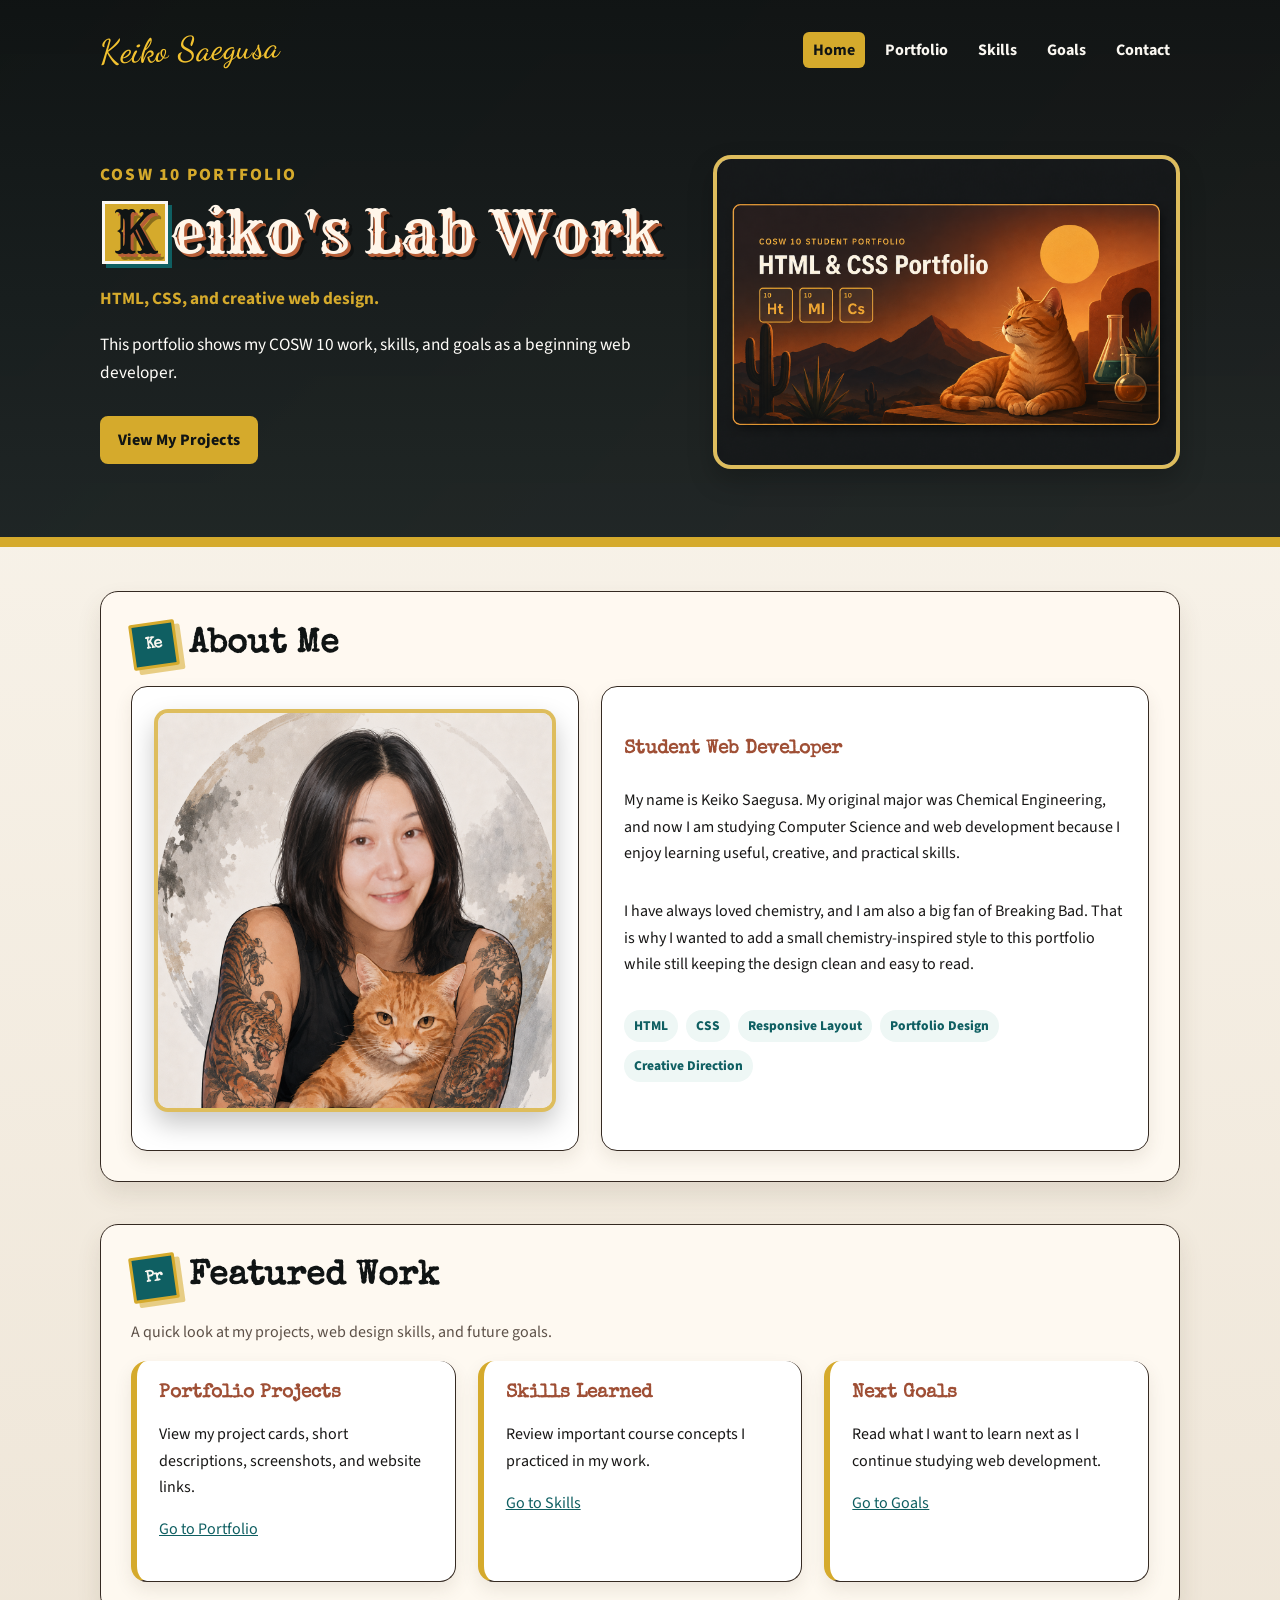
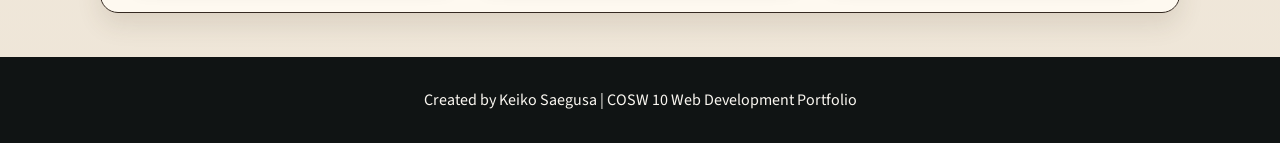
<file: index.html>
<!DOCTYPE html>
<html lang="en">
<head>
  <meta charset="UTF-8">
  <meta name="viewport" content="width=device-width, initial-scale=1.0">
  <title>Keiko Saegusa | COSW 10 Portfolio</title>

  <link rel="preconnect" href="https://fonts.googleapis.com">
  <link rel="preconnect" href="https://fonts.gstatic.com" crossorigin>
  <link rel="icon" href="data:image/svg+xml,<svg xmlns=%22http://www.w3.org/2000/svg%22 viewBox=%220 0 100 100%22><text x=%2250%22 y=%2278%22 text-anchor=%22middle%22 font-size=%2275%22>⚛️</text></svg>">
  <link href="https://fonts.googleapis.com/css2?family=Dancing+Script:wght@500;600&family=Rye&family=Special+Elite&family=Source+Sans+3:wght@400;500;600;700&display=swap" rel="stylesheet">
  <link rel="stylesheet" href="style.css">
</head>

<body>
  <header>
    <nav>
      <p class="site-title">Keiko Saegusa</p>

      <ul>
        <li><a href="index.html" class="active">Home</a></li>
        <li><a href="portfolio.html">Portfolio</a></li>
        <li><a href="skills.html">Skills</a></li>
        <li><a href="goals.html">Goals</a></li>
        <li><a href="contact.html">Contact</a></li>
      </ul>
    </nav>

    <section class="hero">
      <div>
        <p class="eyebrow">COSW 10 Portfolio</p>

        <h1><span class="chem-symbol">K</span>eiko's Lab Work</h1>

        <p class="tagline">HTML, CSS, and creative web design.</p>

        <p>
          This portfolio shows my COSW 10 work, skills, and goals as a beginning web developer.
        </p>

        <div class="button-row">
          <a href="portfolio.html" class="button">View My Projects</a>
        </div>
      </div>

      <img
        src="hero-portfolio.png"
        alt="Portfolio preview with desert colors"
        class="hero-image"
      >
    </section>
  </header>

  <main>
    <section class="content-section">
      <div class="element-title">
        <span class="element-box">Ke</span>
        <h2>About Me</h2>
      </div>

      <div class="two-cards">
        <article class="card image-card">
          <img
            src="about-me.png"
            alt="Portrait-style image representing Keiko with a cat"
            class="profile-image"
          >
        </article>

        <article class="card">
          <h3>Student Web Developer</h3>

          <p>
            My name is Keiko Saegusa. My original major was Chemical Engineering,
            and now I am studying Computer Science and web development because I
            enjoy learning useful, creative, and practical skills.
          </p>

          <p>
            I have always loved chemistry, and I am also a big fan of Breaking Bad.
            That is why I wanted to add a small chemistry-inspired style to this
            portfolio while still keeping the design clean and easy to read.
          </p>

          <ul class="tag-list">
            <li>HTML</li>
            <li>CSS</li>
            <li>Responsive Layout</li>
            <li>Portfolio Design</li>
            <li>Creative Direction</li>
          </ul>
        </article>
      </div>
    </section>

    <section class="content-section">
      <div class="element-title">
        <span class="element-box">Pr</span>
        <h2>Featured Work</h2>
      </div>

      <p class="section-intro">
        A quick look at my projects, web design skills, and future goals.
      </p>

      <div class="cards">
        <article class="card mini-card">
          <h3>Portfolio Projects</h3>
          <p>View my project cards, short descriptions, screenshots, and website links.</p>
          <p><a href="portfolio.html">Go to Portfolio</a></p>
        </article>

        <article class="card mini-card">
          <h3>Skills Learned</h3>
          <p>Review important course concepts I practiced in my work.</p>
          <p><a href="skills.html">Go to Skills</a></p>
        </article>

        <article class="card mini-card">
          <h3>Next Goals</h3>
          <p>Read what I want to learn next as I continue studying web development.</p>
          <p><a href="goals.html">Go to Goals</a></p>
        </article>
      </div>
    </section>
  </main>

  <footer>
    <p>Created by Keiko Saegusa | COSW 10 Web Development Portfolio</p>
  </footer>
</body>
</html>
</file>
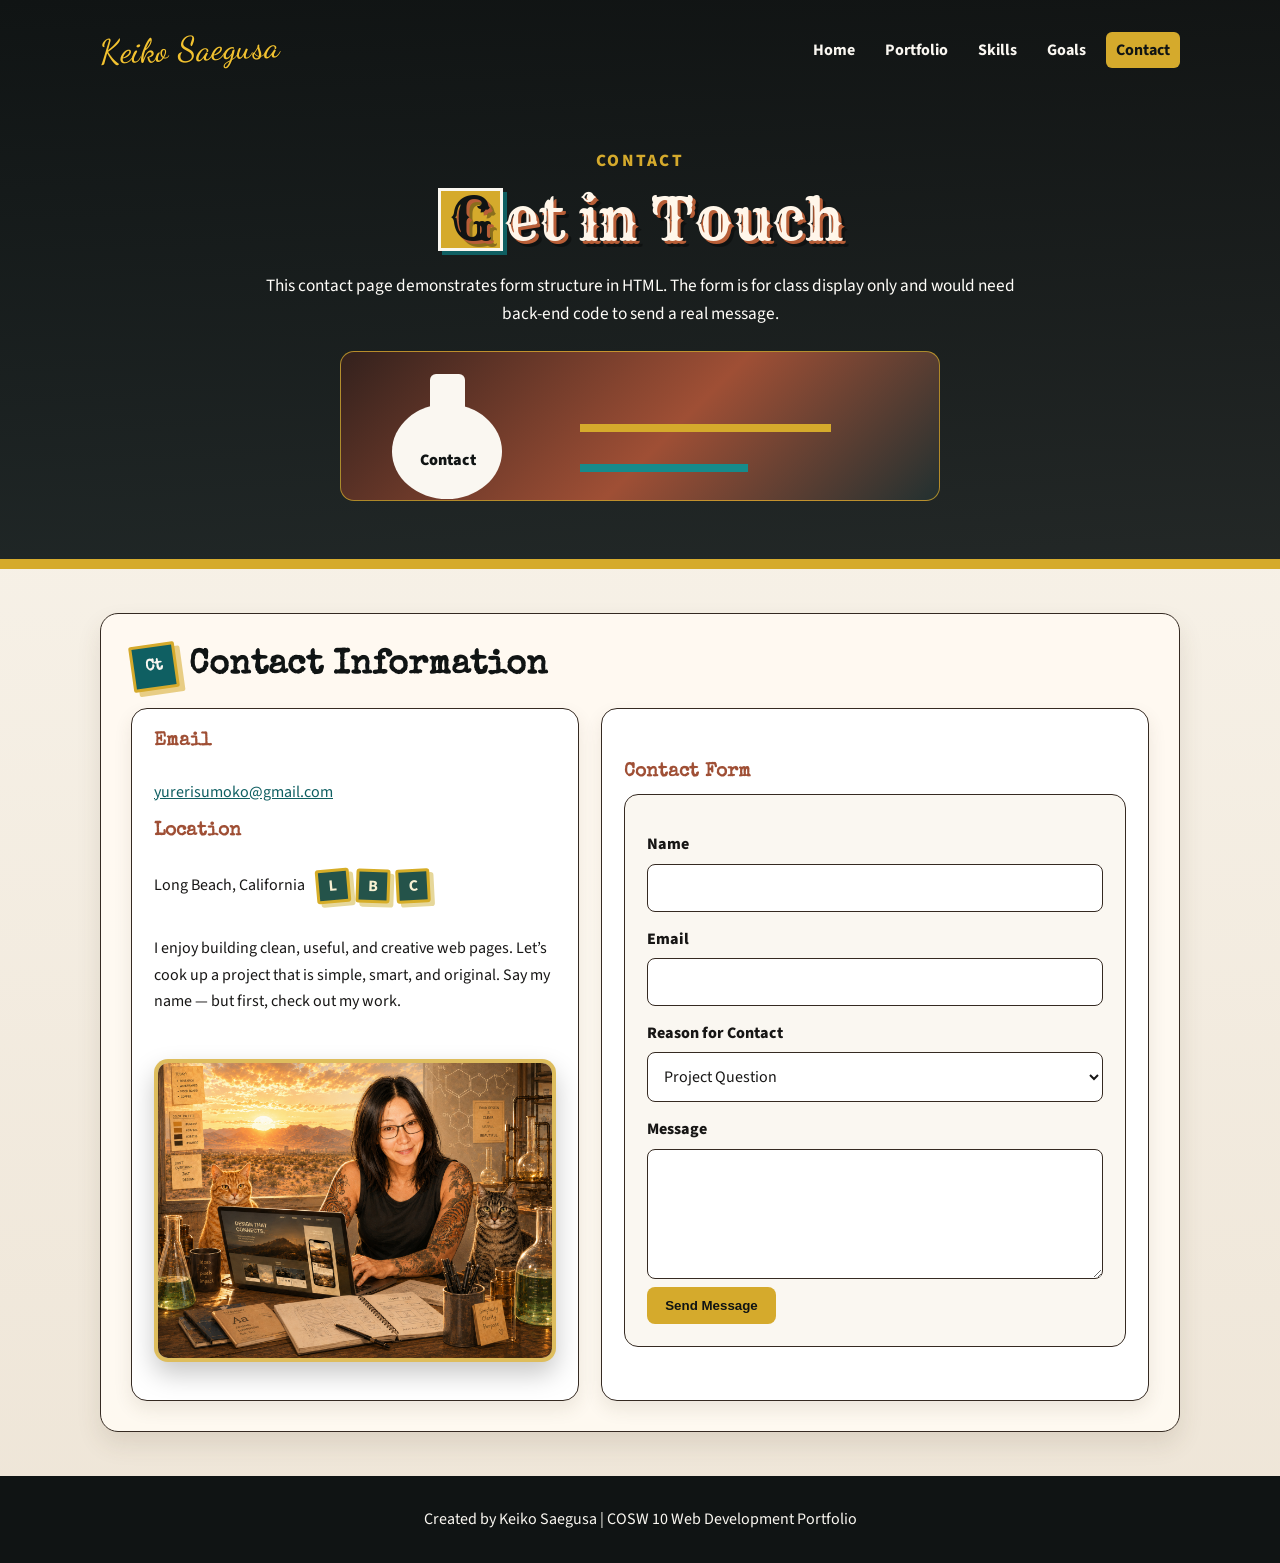
<file: contact.html>
<!DOCTYPE html>
<html lang="en">
<head>
  <meta charset="UTF-8">
  <meta name="viewport" content="width=device-width, initial-scale=1.0">
  <title>Contact | Keiko Saegusa</title>

  <link rel="preconnect" href="https://fonts.googleapis.com">
  <link rel="preconnect" href="https://fonts.gstatic.com" crossorigin>
  <link rel="icon" href="data:image/svg+xml,<svg xmlns=%22http://www.w3.org/2000/svg%22 viewBox=%220 0 100 100%22><text x=%2250%22 y=%2278%22 text-anchor=%22middle%22 font-size=%2275%22>⚛️</text></svg>">
  <link href="https://fonts.googleapis.com/css2?family=Dancing+Script:wght@500;600&family=Rye&family=Special+Elite&family=Source+Sans+3:wght@400;500;600;700&display=swap" rel="stylesheet">
  <link rel="stylesheet" href="style.css">
</head>

<body>
  <header class="page-header">
    <nav>
      <p class="site-title">Keiko Saegusa</p>

      <ul>
        <li><a href="index.html">Home</a></li>
        <li><a href="portfolio.html">Portfolio</a></li>
        <li><a href="skills.html">Skills</a></li>
        <li><a href="goals.html">Goals</a></li>
        <li><a href="contact.html" class="active">Contact</a></li>
      </ul>
    </nav>

    <section class="sub-hero">
      <p class="eyebrow">Contact</p>

      <h1><span class="chem-symbol">G</span>et in Touch</h1>

      <p>
        This contact page demonstrates form structure in HTML. The form is for class display only
        and would need back-end code to send a real message.
      </p>

      <div class="wide-visual contact-visual" role="img" aria-label="Contact page preview with desert inspired design">
        <div class="round-flask">
          <span class="round-flask-neck"></span>
          <span class="round-flask-body"></span>
          <span class="round-flask-text">Contact</span>
        </div>

        <span class="mail-line"></span>
        <span class="mail-line short"></span>
      </div>
    </section>
  </header>

  <main>
    <section class="content-section">
      <div class="element-title">
        <span class="element-box">Ct</span>
        <h2>Contact Information</h2>
      </div>

      <div class="two-cards">
        <article class="card">
          <h3>Email</h3>

          <p>
            <a href="mailto:yurerisumoko@gmail.com">yurerisumoko@gmail.com</a>
          </p>

          <h3>Location</h3>

          <p>
            Long Beach, California
            <span class="bb-location">
              <span class="bb-box">L</span>
              <span class="bb-box">B</span>
              <span class="bb-box">C</span>
            </span>
          </p>

          <p>
            I enjoy building clean, useful, and creative web pages.
            Let’s cook up a project that is simple, smart, and original.
            Say my name — but first, check out my work.
          </p>

          <div class="mari-cactus-area">
            <img
              src="portfolio-preview.jpg"
              alt="Gray tabby cat Mari-chan sitting beside a cactus"
              class="mari-cactus-image"
            >
          </div>
        </article>

        <article class="card">
          <h3>Contact Form</h3>

          <form action="#" method="post">
            <label for="name">Name</label>
            <input type="text" id="name" name="name" required>

            <label for="email">Email</label>
            <input type="email" id="email" name="email" required>

            <label for="reason">Reason for Contact</label>
            <select id="reason" name="reason">
              <option value="project">Project Question</option>
              <option value="portfolio">Portfolio Feedback</option>
              <option value="other">Other</option>
            </select>

            <label for="message">Message</label>
            <textarea id="message" name="message" required></textarea>

            <button type="submit" class="button form-button">Send Message</button>
          </form>
        </article>
      </div>
    </section>
  </main>

  <footer>
    <p>Created by Keiko Saegusa | COSW 10 Web Development Portfolio</p>
  </footer>
</body>
</html>
</file>
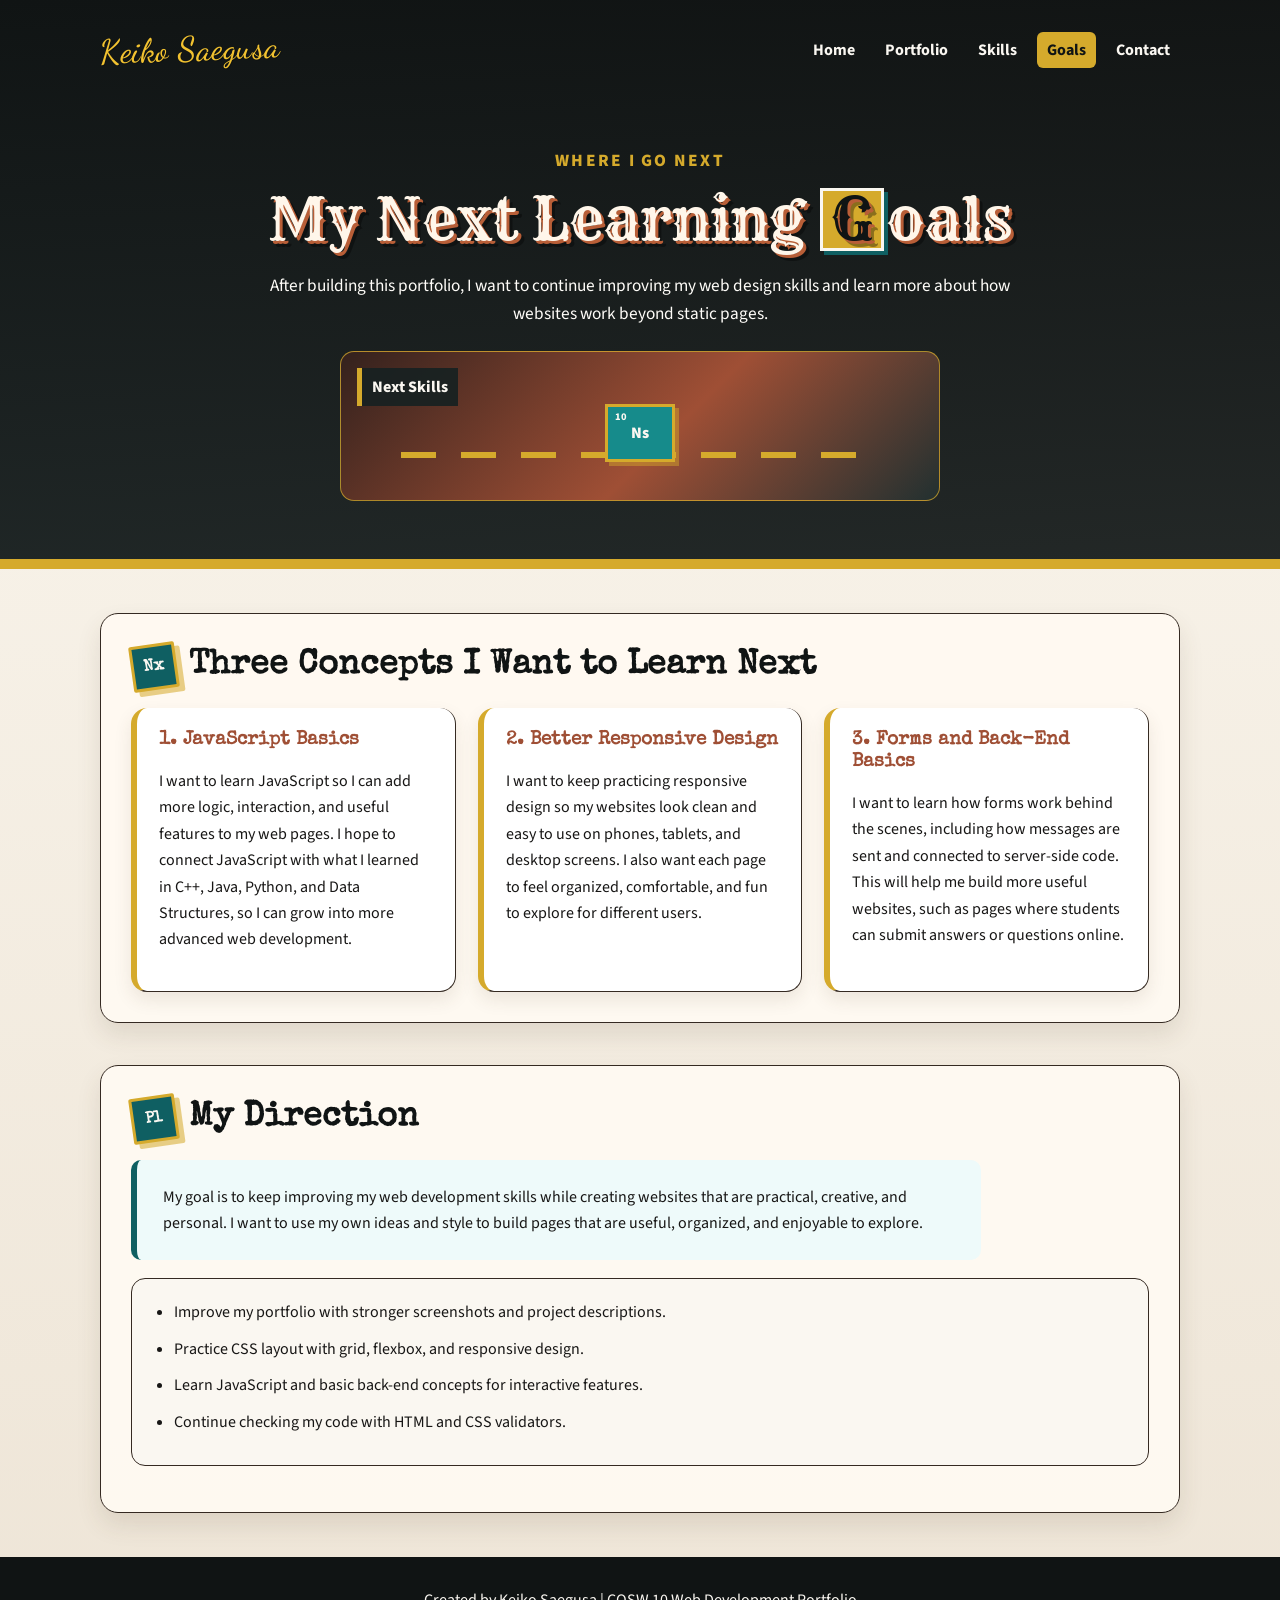
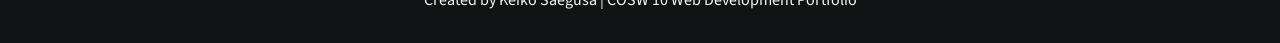
<file: goals.html>
<!DOCTYPE html>
<html lang="en">
<head>
  <meta charset="UTF-8">
  <meta name="viewport" content="width=device-width, initial-scale=1.0">
  <title>Next Goals | Keiko Saegusa</title>

  <link rel="preconnect" href="https://fonts.googleapis.com">
  <link rel="preconnect" href="https://fonts.gstatic.com" crossorigin>
  <link rel="icon" href="data:image/svg+xml,<svg xmlns=%22http://www.w3.org/2000/svg%22 viewBox=%220 0 100 100%22><text x=%2250%22 y=%2278%22 text-anchor=%22middle%22 font-size=%2275%22>⚛️</text></svg>">
  <link href="https://fonts.googleapis.com/css2?family=Dancing+Script:wght@500;600&family=Rye&family=Special+Elite&family=Source+Sans+3:wght@400;500;600;700&display=swap" rel="stylesheet">
  <link rel="stylesheet" href="style.css">
</head>

<body>
  <header class="page-header">
    <nav>
      <p class="site-title">Keiko Saegusa</p>

      <ul>
        <li><a href="index.html">Home</a></li>
        <li><a href="portfolio.html">Portfolio</a></li>
        <li><a href="skills.html">Skills</a></li>
        <li><a href="goals.html" class="active">Goals</a></li>
        <li><a href="contact.html">Contact</a></li>
      </ul>
    </nav>

    <section class="sub-hero">
      <p class="eyebrow">Where I Go Next</p>

      <h1>My Next Learning <span class="chem-symbol">G</span>oals</h1>

      <p>
        After building this portfolio, I want to continue improving my web design skills
        and learn more about how websites work beyond static pages.
      </p>

      <div class="wide-visual goals-visual" role="img" aria-label="Desert road representing future learning goals">
        <span class="road-line"></span>
        <span class="goal-label">Next Skills</span>

        <span class="goal-periodic-box">
          <span class="goal-periodic-number">10</span>
          <span class="goal-periodic-symbol">Ns</span>
        </span>
      </div>
    </section>
  </header>

  <main>
    <section class="content-section">
      <div class="element-title">
        <span class="element-box">Nx</span>
        <h2>Three Concepts I Want to Learn Next</h2>
      </div>

      <div class="cards">
        <article class="card mini-card">
          <h3>1. JavaScript Basics</h3>

          <p>
            I want to learn JavaScript so I can add more logic, interaction,
            and useful features to my web pages. I hope to connect JavaScript
            with what I learned in C++, Java, Python, and Data Structures, so I
            can grow into more advanced web development.
          </p>
        </article>

        <article class="card mini-card">
          <h3>2. Better Responsive Design</h3>

          <p>
            I want to keep practicing responsive design so my websites look clean
            and easy to use on phones, tablets, and desktop screens. I also want
            each page to feel organized, comfortable, and fun to explore for different users.
          </p>
        </article>

        <article class="card mini-card">
          <h3>3. Forms and Back-End Basics</h3>

          <p>
            I want to learn how forms work behind the scenes, including how messages
            are sent and connected to server-side code. This will help me build more
            useful websites, such as pages where students can submit answers or questions online.
          </p>
        </article>
      </div>
    </section>

    <section class="content-section">
  <div class="element-title">
    <span class="element-box">Pl</span>
    <h2>My Direction</h2>
  </div>

  <p class="section-intro direction-box">
    My goal is to keep improving my web development skills while creating websites
    that are practical, creative, and personal. I want to use my own ideas and style
    to build pages that are useful, organized, and enjoyable to explore.
  </p>

  <ul class="content-list">
    <li>Improve my portfolio with stronger screenshots and project descriptions.</li>
    <li>Practice CSS layout with grid, flexbox, and responsive design.</li>
    <li>Learn JavaScript and basic back-end concepts for interactive features.</li>
    <li>Continue checking my code with HTML and CSS validators.</li>
  </ul>
</section>
  </main>

  <footer>
    <p>Created by Keiko Saegusa | COSW 10 Web Development Portfolio</p>
  </footer>
</body>
</html>
</file>
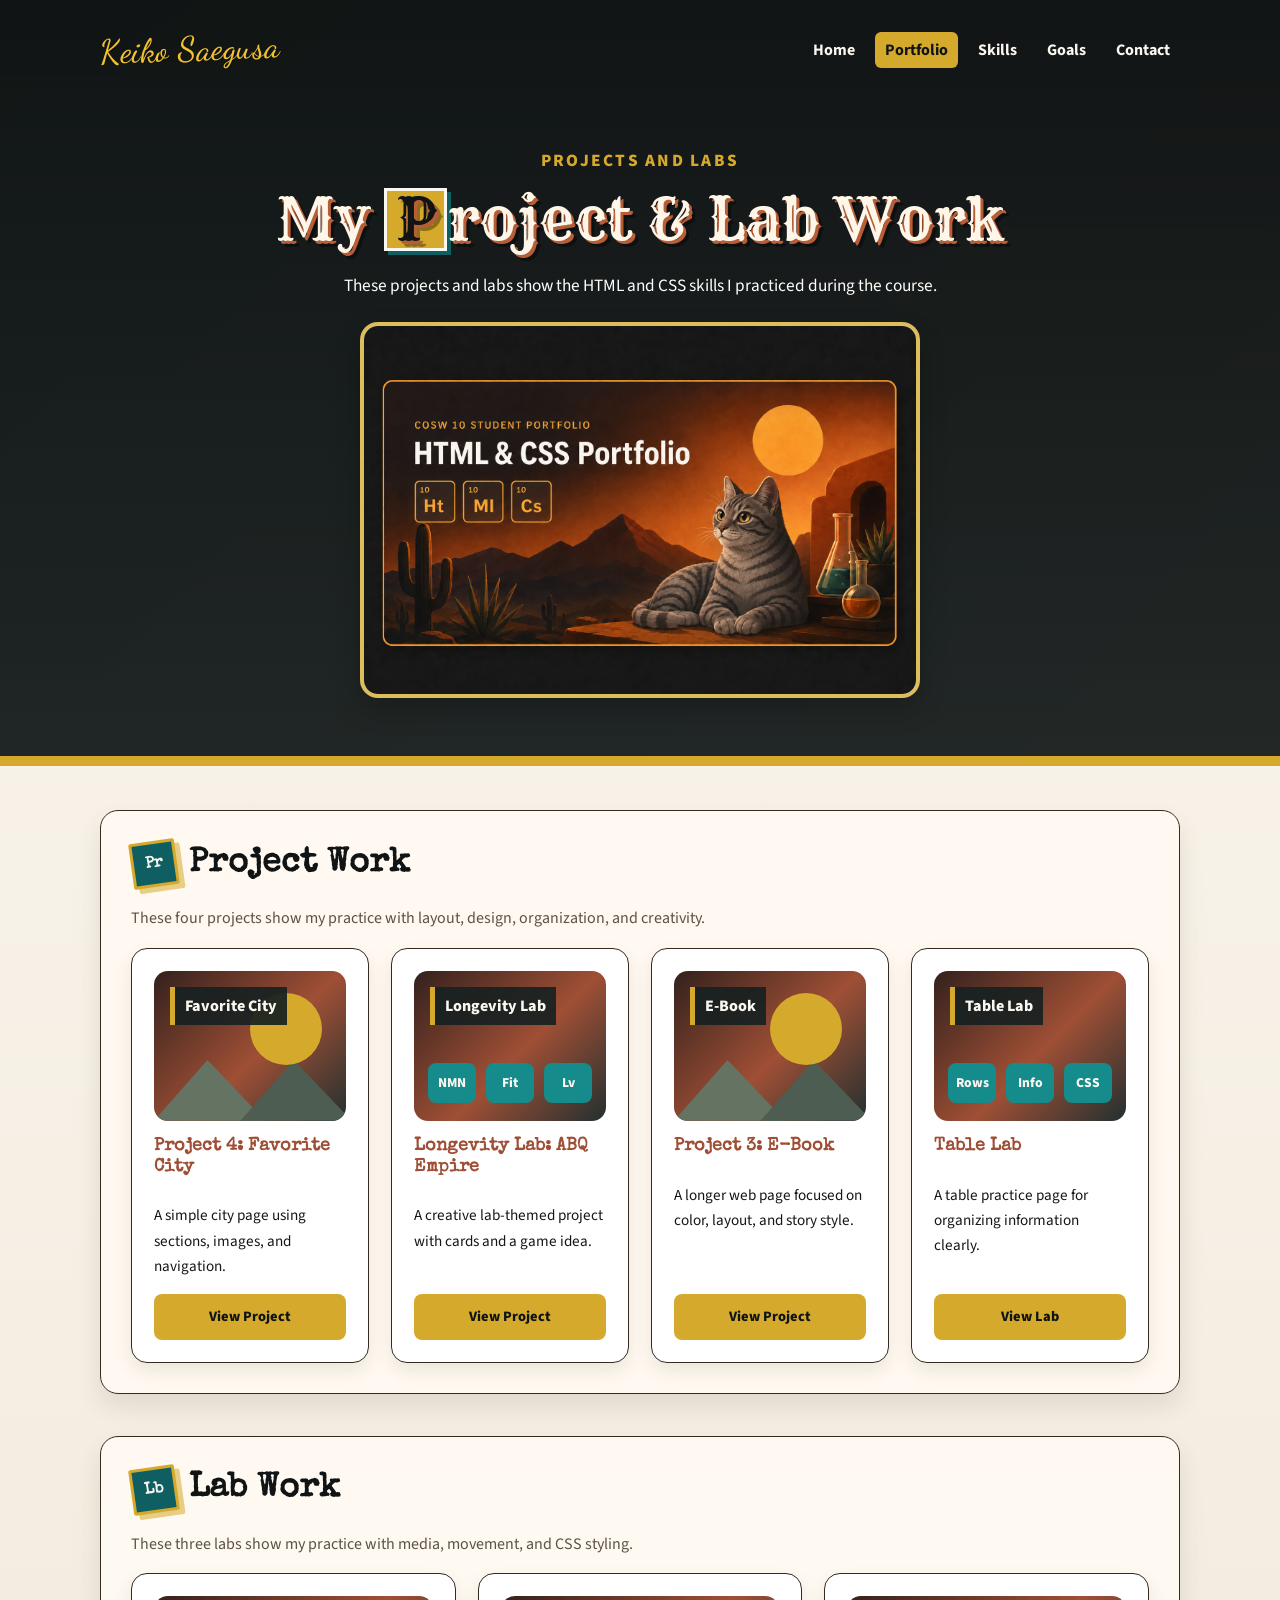
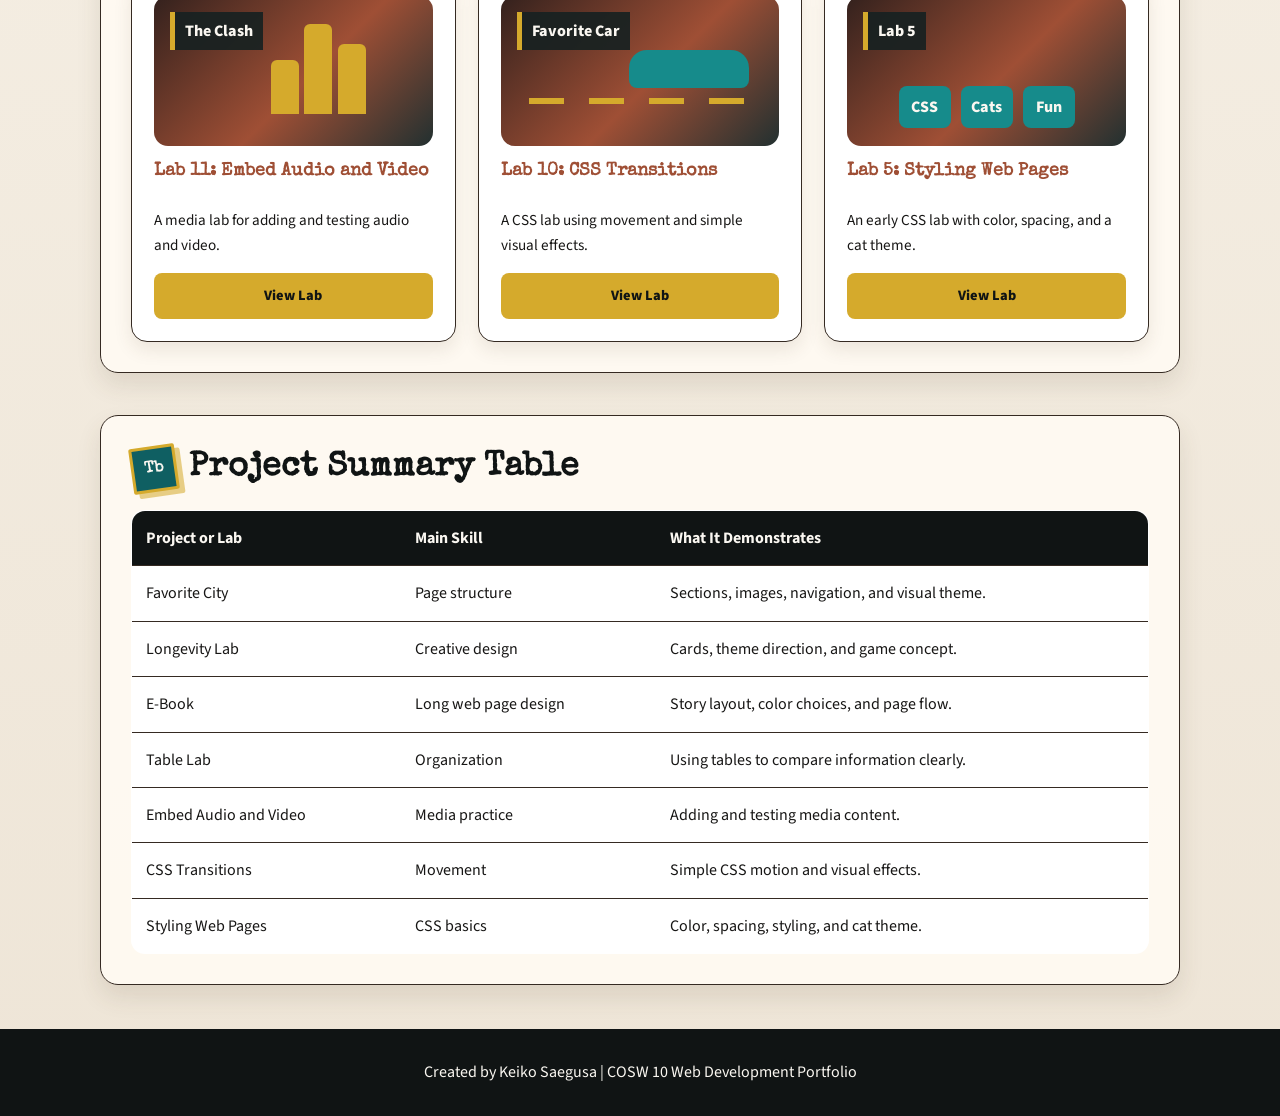
<file: portfolio.html>
<!DOCTYPE html>
<html lang="en">
<head>
  <meta charset="UTF-8">
  <meta name="viewport" content="width=device-width, initial-scale=1.0">
  <title>Portfolio Projects | Keiko Saegusa</title>

  <link rel="preconnect" href="https://fonts.googleapis.com">
  <link rel="preconnect" href="https://fonts.gstatic.com" crossorigin>
  <link rel="icon" href="data:image/svg+xml,<svg xmlns=%22http://www.w3.org/2000/svg%22 viewBox=%220 0 100 100%22><text x=%2250%22 y=%2278%22 text-anchor=%22middle%22 font-size=%2275%22>⚛️</text></svg>">
  <link href="https://fonts.googleapis.com/css2?family=Dancing+Script:wght@500;600&family=Rye&family=Special+Elite&family=Source+Sans+3:wght@400;500;600;700&display=swap" rel="stylesheet">
  <link rel="stylesheet" href="style.css">
</head>

<body>
  <header class="page-header">
    <nav>
      <p class="site-title">Keiko Saegusa</p>

      <ul>
        <li><a href="index.html">Home</a></li>
        <li><a href="portfolio.html" class="active">Portfolio</a></li>
        <li><a href="skills.html">Skills</a></li>
        <li><a href="goals.html">Goals</a></li>
        <li><a href="contact.html">Contact</a></li>
      </ul>
    </nav>

    <section class="sub-hero">
      <p class="eyebrow">Projects and Labs</p>

      <h1>My <span class="chem-symbol">P</span>roject & Lab Work</h1>

      <p>
        These projects and labs show the HTML and CSS skills I practiced during the course.
      </p>

      <img
        src="hero-portfolio.2.png"
        alt="Portfolio project preview image"
        class="wide-image"
      >
    </section>
  </header>

  <main>
    <section class="content-section">
      <div class="element-title">
        <span class="element-box">Pr</span>
        <h2>Project Work</h2>
      </div>

      <p class="section-intro">
        These four projects show my practice with layout, design, organization, and creativity.
      </p>

      <div class="project-row four-columns">
        <article class="project-card">
          <div class="project-visual city-visual" role="img" aria-label="Favorite City project visual">
            <span class="visual-label">Favorite City</span>
            <span class="visual-shape mountain-one"></span>
            <span class="visual-shape mountain-two"></span>
            <span class="visual-shape sun"></span>
          </div>

          <h3>Project 4: Favorite City</h3>

          <p>
            A simple city page using sections, images, and navigation.
          </p>

          <a
            href="https://iruneko.github.io/project5/"
            class="project-link"
            target="_blank"
            rel="noopener"
          >
            View Project
          </a>
        </article>

        <article class="project-card">
          <div class="project-visual lab-visual" role="img" aria-label="Longevity Lab project visual">
            <span class="visual-label">Longevity Lab</span>
            <span class="lab-card">NMN</span>
            <span class="lab-card">Fit</span>
            <span class="lab-card">Lv</span>
          </div>

          <h3>Longevity Lab: ABQ Empire</h3>

          <p>
            A creative lab-themed project with cards and a game idea.
          </p>

          <a
            href="https://iruneko.github.io/LongevityLab_ABQ/"
            class="project-link"
            target="_blank"
            rel="noopener"
          >
            View Project
          </a>
        </article>

        <article class="project-card">
          <div class="project-visual city-visual" role="img" aria-label="E-Book project visual">
            <span class="visual-label">E-Book</span>
            <span class="visual-shape mountain-one"></span>
            <span class="visual-shape mountain-two"></span>
            <span class="visual-shape sun"></span>
          </div>

          <h3>Project 3: E-Book</h3>

          <p>
            A longer web page focused on color, layout, and story style.
          </p>

          <a
            href="https://iruneko.github.io/Alice/"
            class="project-link"
            target="_blank"
            rel="noopener"
          >
            View Project
          </a>
        </article>

        <article class="project-card">
          <div class="project-visual lab-visual" role="img" aria-label="Table Lab project visual">
            <span class="visual-label">Table Lab</span>
            <span class="lab-card">Rows</span>
            <span class="lab-card">Info</span>
            <span class="lab-card">CSS</span>
          </div>

          <h3>Table Lab</h3>

          <p>
            A table practice page for organizing information clearly.
          </p>

          <a
            href="https://iruneko.github.io/lab9/"
            class="project-link"
            target="_blank"
            rel="noopener"
          >
            View Lab
          </a>
        </article>
      </div>
    </section>

    <section class="content-section">
      <div class="element-title">
        <span class="element-box">Lb</span>
        <h2>Lab Work</h2>
      </div>

      <p class="section-intro">
        These three labs show my practice with media, movement, and CSS styling.
      </p>

      <div class="project-row three-columns">
        <article class="project-card">
          <div class="project-visual music-visual" role="img" aria-label="Music lab visual">
            <span class="visual-label">The Clash</span>
            <span class="sound-bar bar-one"></span>
            <span class="sound-bar bar-two"></span>
            <span class="sound-bar bar-three"></span>
          </div>

          <h3>Lab 11: Embed Audio and Video</h3>

          <p>
            A media lab for adding and testing audio and video.
          </p>

          <a
            href="https://iruneko.github.io/TheClash/"
            class="project-link"
            target="_blank"
            rel="noopener"
          >
            View Lab
          </a>
        </article>

        <article class="project-card">
          <div class="project-visual car-visual" role="img" aria-label="Car lab visual">
            <span class="visual-label">Favorite Car</span>
            <span class="road-line"></span>
            <span class="car-body"></span>
          </div>

          <h3>Lab 10: CSS Transitions</h3>

          <p>
            A CSS lab using movement and simple visual effects.
          </p>

          <a
            href="https://iruneko.github.io/Cars/"
            class="project-link"
            target="_blank"
            rel="noopener"
          >
            View Lab
          </a>
        </article>

        <article class="project-card">
          <div class="project-visual lab-visual" role="img" aria-label="Lab 5 cats and CSS visual">
            <span class="visual-label">Lab 5</span>
            <span class="lab-card">CSS</span>
            <span class="lab-card">Cats</span>
            <span class="lab-card">Fun</span>
          </div>

          <h3>Lab 5: Styling Web Pages</h3>

          <p>
            An early CSS lab with color, spacing, and a cat theme.
          </p>

          <a
            href="https://iruneko.github.io/Lovely-Cats/"
            class="project-link"
            target="_blank"
            rel="noopener"
          >
            View Lab
          </a>
        </article>
      </div>
    </section>

    <section class="content-section">
      <div class="element-title">
        <span class="element-box">Tb</span>
        <h2>Project Summary Table</h2>
      </div>

      <table>
        <thead>
          <tr>
            <th>Project or Lab</th>
            <th>Main Skill</th>
            <th>What It Demonstrates</th>
          </tr>
        </thead>

        <tbody>
          <tr>
            <td>Favorite City</td>
            <td>Page structure</td>
            <td>Sections, images, navigation, and visual theme.</td>
          </tr>

          <tr>
            <td>Longevity Lab</td>
            <td>Creative design</td>
            <td>Cards, theme direction, and game concept.</td>
          </tr>

          <tr>
            <td>E-Book</td>
            <td>Long web page design</td>
            <td>Story layout, color choices, and page flow.</td>
          </tr>

          <tr>
            <td>Table Lab</td>
            <td>Organization</td>
            <td>Using tables to compare information clearly.</td>
          </tr>

          <tr>
            <td>Embed Audio and Video</td>
            <td>Media practice</td>
            <td>Adding and testing media content.</td>
          </tr>

          <tr>
            <td>CSS Transitions</td>
            <td>Movement</td>
            <td>Simple CSS motion and visual effects.</td>
          </tr>

          <tr>
            <td>Styling Web Pages</td>
            <td>CSS basics</td>
            <td>Color, spacing, styling, and cat theme.</td>
          </tr>
        </tbody>
      </table>
    </section>
  </main>

  <footer>
    <p>Created by Keiko Saegusa | COSW 10 Web Development Portfolio</p>
  </footer>
</body>
</html>
</file>
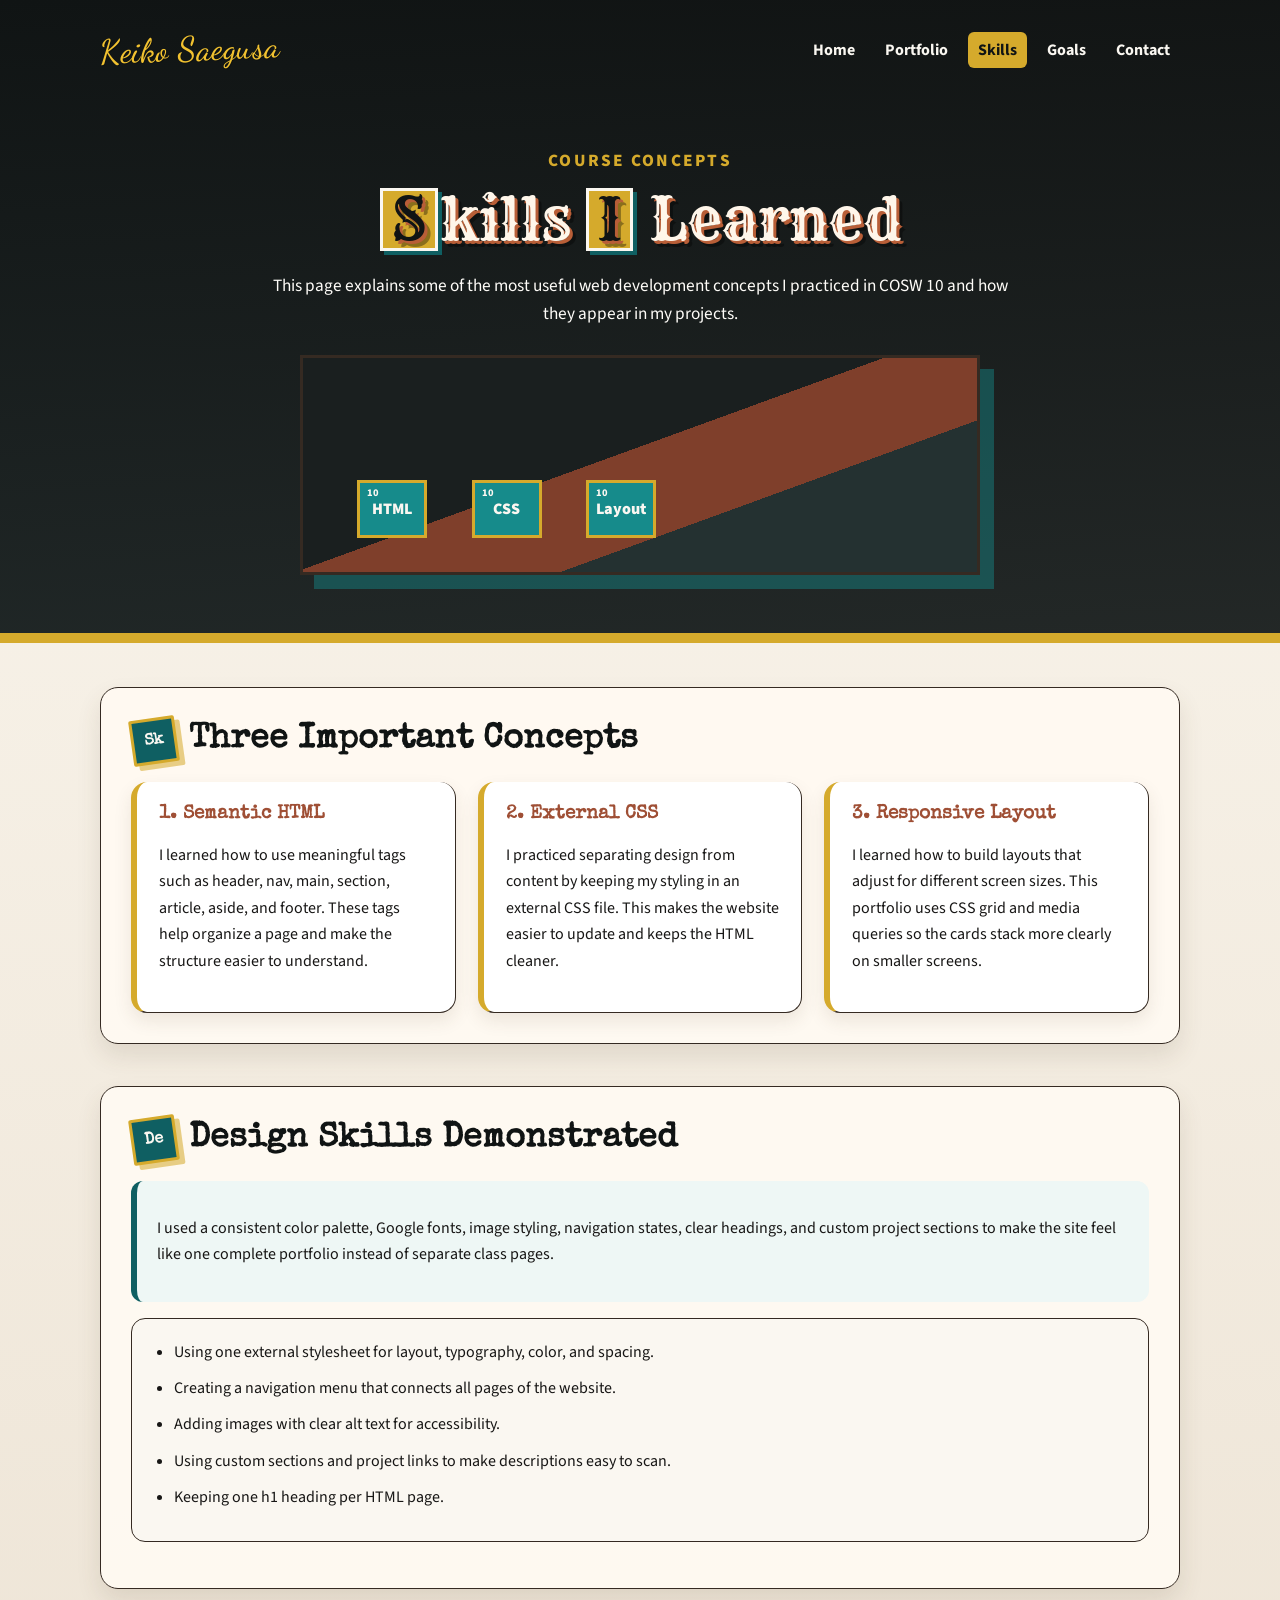
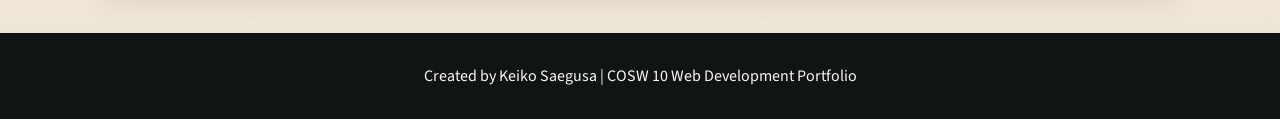
<file: skills.html>
<!DOCTYPE html>
<html lang="en">
<head>
  <meta charset="UTF-8">
  <meta name="viewport" content="width=device-width, initial-scale=1.0">
  <title>Skills Learned | Keiko Saegusa</title>

  <link rel="preconnect" href="https://fonts.googleapis.com">
  <link rel="preconnect" href="https://fonts.gstatic.com" crossorigin>
  <link rel="icon" href="data:image/svg+xml,<svg xmlns=%22http://www.w3.org/2000/svg%22 viewBox=%220 0 100 100%22><text x=%2250%22 y=%2278%22 text-anchor=%22middle%22 font-size=%2275%22>⚛️</text></svg>">
  <link href="https://fonts.googleapis.com/css2?family=Dancing+Script:wght@500;600&family=Rye&family=Special+Elite&family=Source+Sans+3:wght@400;500;600;700&display=swap" rel="stylesheet">
  <link rel="stylesheet" href="style.css">
</head>

<body>
  <header class="page-header">
    <nav>
      <p class="site-title">Keiko Saegusa</p>

      <ul>
        <li><a href="index.html">Home</a></li>
        <li><a href="portfolio.html">Portfolio</a></li>
        <li><a href="skills.html" class="active">Skills</a></li>
        <li><a href="goals.html">Goals</a></li>
        <li><a href="contact.html">Contact</a></li>
      </ul>
    </nav>

    <section class="sub-hero">
      <p class="eyebrow">Course Concepts</p>

      <h1><span class="chem-symbol">S</span>kills <span class="chem-symbol">I</span> Learned</h1>

      <p>
        This page explains some of the most useful web development concepts I
        practiced in COSW 10 and how they appear in my projects.
      </p>

      <div class="wide-visual skills-visual" role="img" aria-label="Web design workspace with HTML and CSS theme">
        <span class="code-chip">
          <span class="chip-number">10</span>
          <span class="chip-name">HTML</span>
        </span>

        <span class="code-chip">
          <span class="chip-number">10</span>
          <span class="chip-name">CSS</span>
        </span>

        <span class="code-chip">
          <span class="chip-number">10</span>
          <span class="chip-name">Layout</span>
        </span>
      </div>
    </section>
  </header>

  <main>
    <section class="content-section">
      <div class="element-title">
        <span class="element-box">Sk</span>
        <h2>Three Important Concepts</h2>
      </div>

      <div class="cards">
        <article class="card mini-card">
          <h3>1. Semantic HTML</h3>

          <p>
            I learned how to use meaningful tags such as header, nav, main,
            section, article, aside, and footer. These tags help organize a page
            and make the structure easier to understand.
          </p>
        </article>

        <article class="card mini-card">
          <h3>2. External CSS</h3>

          <p>
            I practiced separating design from content by keeping my styling in an
            external CSS file. This makes the website easier to update and keeps
            the HTML cleaner.
          </p>
        </article>

        <article class="card mini-card">
          <h3>3. Responsive Layout</h3>

          <p>
            I learned how to build layouts that adjust for different screen sizes.
            This portfolio uses CSS grid and media queries so the cards stack more
            clearly on smaller screens.
          </p>
        </article>
      </div>
    </section>

    <section class="content-section">
      <div class="element-title">
        <span class="element-box">De</span>
        <h2>Design Skills Demonstrated</h2>
      </div>

      <aside class="highlight-box">
        <p>
          I used a consistent color palette, Google fonts, image styling, navigation
          states, clear headings, and custom project sections to make the site feel
          like one complete portfolio instead of separate class pages.
        </p>
      </aside>

      <ul class="content-list">
        <li>Using one external stylesheet for layout, typography, color, and spacing.</li>
        <li>Creating a navigation menu that connects all pages of the website.</li>
        <li>Adding images with clear alt text for accessibility.</li>
        <li>Using custom sections and project links to make descriptions easy to scan.</li>
        <li>Keeping one h1 heading per HTML page.</li>
      </ul>
    </section>
  </main>

  <footer>
    <p>Created by Keiko Saegusa | COSW 10 Web Development Portfolio</p>
  </footer>
</body>
</html>
</file>
<file: style.css>
/* COSW 10 Final Portfolio */

/* Color notes */
:root {
  --ink: #171615;
  --road: #222a2a;
  --night: #101414;
  --adobe: #9f4f35;
  --clay: #c96f3d;
  --sand: #f1ebe0;
  --paper: #faf7f1;
  --paper-light: #fffdf9;
  --turquoise: #168b8b;
  --turquoise-dark: #0f5f62;
  --sage: #657363;
  --gold: #d5aa2c;
  --line: #352a22;
  --muted: #5d5148;
  --white: #ffffff;
}

/* Basic reset */
* {
  box-sizing: border-box;
}

html {
  scroll-behavior: smooth;
}

body {
  margin: 0;
  font-family: "Source Sans 3", Arial, Helvetica, sans-serif;
  color: var(--ink);
  line-height: 1.65;
  background: linear-gradient(180deg, #fbf7ef, #eee5d7);
}

img,
video {
  max-width: 100%;
  display: block;
}

a {
  color: var(--turquoise-dark);
}

/* Header and navigation */
header,
.page-header {
  color: var(--paper-light);
  background:
    linear-gradient(180deg, rgba(16, 20, 20, 0.98), rgba(30, 38, 38, 0.96)),
    linear-gradient(135deg, var(--night), var(--adobe));
  border-bottom: 10px solid var(--gold); 
}

nav {
  width: min(1080px, 92%);
  margin: 0 auto;
  padding: 22px 0;
  display: flex;
  justify-content: space-between;
  align-items: center;
  gap: 20px;
}

.site-title {
  font-family: "Dancing Script", cursive;
  font-size: 2.1rem;
  font-weight: 500;
  color: #f2c230;
  letter-spacing: 0.5px;
  display: inline-block;
  transform: rotate(-2deg);
  margin: 0;
  text-shadow: 1px 1px 0 rgba(0, 0, 0, 0.2);
}

nav ul {
  list-style-type: none;
  display: flex;
  flex-wrap: wrap;
  gap: 10px;
  padding: 0;
  margin: 0;
}

nav a {
  color: var(--paper);
  text-decoration: none;
  font-weight: 700;
  padding: 7px 10px;
  border-radius: 6px;
}

nav a:hover,
nav a.active {
  background: var(--gold);
  color: var(--night);
}

/* Hero */
.hero,
.sub-hero {
  width: min(1080px, 92%);
  margin: 0 auto;
}

.hero {
  padding: 56px 0 68px;
  display: grid;
  grid-template-columns: 1.1fr 0.9fr;
  align-items: center;
  gap: 42px;
}

.sub-hero {
  padding: 48px 0 58px;
  text-align: center;
}

.eyebrow {
  margin: 0 0 10px;
  color: var(--gold);
  font-weight: 800;
  text-transform: uppercase;
  letter-spacing: 0.13em;
  font-size: 0.9rem;
}

h1,
h2,
h3 {
  line-height: 1.18;
}

h1 {
  margin: 0 0 18px;
  font-family: "Rye", Georgia, serif;
  font-size: clamp(2.1rem, 4.5vw, 3.7rem);
  font-weight: 400;
  color: #fff6ea;
  text-shadow:
    3px 3px 0 #b85e37,
    6px 6px 0 rgba(0, 0, 0, 0.35);
}

h2,
h3 {
  font-family: "Special Elite", Georgia, serif;
}

.hero p,
.sub-hero p {
  max-width: 760px;
  font-size: 1.08rem;
}

.sub-hero p {
  margin-left: auto;
  margin-right: auto;
}

.tagline {
  color: var(--gold);
  font-weight: 700;
}

/* Yellow chemistry-style letters inside titles */
.chem-symbol {
  display: inline-block;
  font-family: "Rye", Georgia, serif;
  color: var(--night);
  background-color: var(--gold);
  border: 3px solid var(--paper);
  padding: 0.02em 0.14em;
  margin: 0 0.03em;
  box-shadow: 4px 4px 0 var(--turquoise-dark);
  line-height: 0.95;
  vertical-align: baseline;
}

/* Images */
.hero-image,
.wide-image,
.profile-image,
.mari-cactus-image {
  border-radius: 18px;
  border: 4px solid rgba(213, 170, 44, 0.75);
  box-shadow: 0 12px 26px rgba(0, 0, 0, 0.22);
  background: var(--paper);
}

.hero-image {
  width: 100%;
  height: auto;
}

.wide-image {
  width: min(560px, 100%);
  margin: 22px auto 0;
}

/* Buttons */
.button-row {
  display: flex;
  flex-wrap: wrap;
  gap: 14px;
  margin-top: 28px;
}

.button,
.project-link,
.form-button {
  display: inline-block;
  text-decoration: none;
  font-weight: 800;
  color: var(--night);
  background: var(--gold);
  border: none;
  border-radius: 8px;
  padding: 11px 18px;
  cursor: pointer;
}

.button:hover,
.project-link:hover,
.form-button:hover {
  background: var(--paper);
}

.button.secondary {
  color: var(--paper);
  background: transparent;
  border: 2px solid var(--gold);
}

.button.secondary:hover {
  color: var(--night);
  background: var(--gold);
}

/* Main content */
main {
  width: min(1080px, 92%);
  margin: 44px auto;
}

section {
  margin-bottom: 42px;
}

.content-section {
  background: rgba(255, 250, 242, 0.96);
  border: 1px solid var(--line);
  border-radius: 18px;
  padding: 30px;
  box-shadow: 0 12px 24px rgba(81, 63, 44, 0.12);
}

/* Section title area */
.element-title {
  display: flex;
  align-items: center;
  gap: 12px;
  margin-bottom: 18px;
}

/* Ke / Po / Sk / Go / Co square animation */
.element-box {
  width: 46px;
  height: 46px;
  display: grid;
  place-items: center;
  border-radius: 2px;
  background: var(--turquoise-dark);
  color: var(--paper);
  border: 3px solid var(--gold);
  box-shadow: 5px 5px 0 rgba(213, 170, 44, 0.55);
  font-family: "Special Elite", Georgia, serif;
  font-weight: 900;
  transform: rotate(-8deg);
  animation: element-float 2.6s ease-in-out infinite alternate;
}

@keyframes element-float {
  from {
    transform: rotate(-8deg) translate(0, 0);
  }

  to {
    transform: rotate(-8deg) translate(6px, -6px);
  }
}

h2 {
  margin: 0;
  color: var(--night);
  font-size: clamp(1.5rem, 3vw, 2.1rem);
}

h3 {
  margin: 0 0 10px;
  color: var(--adobe);
}

.section-intro {
  max-width: 850px;
  color: var(--muted);
}

/* Cards */
.cards,
.two-cards,
.project-row {
  display: grid;
  gap: 22px;
}

.cards {
  grid-template-columns: repeat(3, 1fr);
}

.two-cards {
  grid-template-columns: 0.9fr 1.1fr;
}

.four-columns {
  grid-template-columns: repeat(4, 1fr);
}

.three-columns {
  grid-template-columns: repeat(3, 1fr);
}

.card,
.project-card {
  background: var(--white);
  border: 1px solid var(--line);
  border-radius: 16px;
  padding: 22px;
  box-shadow: 0 8px 18px rgba(81, 63, 44, 0.10);
}

.card img,
.project-card img,
.project-image {
  width: 100%;
  height: auto;
  object-fit: cover;
  border-radius: 14px;
  margin-bottom: 16px;
}

.mini-card {
  border-top: none;
  border-left: 6px solid var(--gold);
}

.project-card {
  display: flex;
  flex-direction: column;
}

.project-card h3 {
  font-size: 1.1rem;
}

.project-card p {
  font-size: 0.95rem;
}

.project-link {
  margin-top: auto;
  font-size: 0.9rem;
  text-align: center;
}

/* Project visuals */
.project-visual,
.wide-visual {
  min-height: 150px;
  border-radius: 14px;
  margin-bottom: 16px;
  position: relative;
  overflow: hidden;
  background: linear-gradient(135deg, #33211d, #9f4f35 55%, #223030);
}

.wide-visual {
  width: min(600px, 100%);
  margin: 22px auto 0;
  border: 1px solid rgba(213, 170, 44, 0.75);
}

.visual-label,
.goal-label,
.mail-card {
  position: absolute;
  top: 16px;
  left: 16px;
  z-index: 3;
  color: var(--paper);
  background: rgba(23, 33, 33, 0.92);
  border-left: 5px solid var(--gold);
  padding: 6px 10px;
  font-weight: 800;
}

.visual-shape,
.sound-bar,
.road-line,
.car-body,
.lab-card,
.code-chip,
.mail-line {
  position: absolute;
  display: block;
}

.sun {
  width: 72px;
  height: 72px;
  right: 24px;
  top: 22px;
  background: var(--gold);
  border-radius: 50%;
}

.mountain-one,
.mountain-two {
  bottom: 0;
  width: 58%;
  height: 54%;
  background: #657363;
  clip-path: polygon(0 100%, 48% 25%, 100% 100%);
}

.mountain-two {
  right: -3%;
  background: #4e5d52;
}

/* Lab cards inside project visual */
.lab-visual {
  display: flex;
  justify-content: center;
  align-items: flex-end;
  gap: 10px;
  padding: 18px 12px;
}

.lab-visual .lab-card {
  position: relative;
  left: auto;
  bottom: auto;
  width: 52px;
  height: 42px;
  flex: 0 0 auto;
  display: grid;
  place-items: center;
  color: var(--paper);
  background: var(--turquoise);
  border-radius: 8px;
  font-weight: 800;
}

.project-row.four-columns .lab-visual .lab-card {
  width: 48px;
  height: 40px;
  font-size: 0.85rem;
}

/* Other visual shapes */
.sound-bar {
  bottom: 32px;
  width: 28px;
  background: var(--gold);
  border-radius: 6px 6px 0 0;
}

.bar-one {
  left: 42%;
  height: 54px;
}

.bar-two {
  left: 54%;
  height: 90px;
}

.bar-three {
  left: 66%;
  height: 70px;
}

.road-line {
  left: 10%;
  right: 10%;
  bottom: 42px;
  height: 6px;
  background: repeating-linear-gradient(
    90deg,
    var(--gold) 0 35px,
    transparent 35px 60px
  );
}

.car-body {
  width: 120px;
  height: 38px;
  right: 30px;
  bottom: 58px;
  background: var(--turquoise);
  border-radius: 18px 18px 8px 8px;
}

.mail-card {
  width: 150px;
  height: 78px;
  top: 50px;
  display: grid;
  place-items: center;
  background: var(--paper);
  color: var(--night);
}

/* Skills visual */
.skills-visual {
  width: min(680px, 100%);
  min-height: 220px;
  margin: 26px auto 0;
  position: relative;
  overflow: hidden;
  border: 3px solid var(--line);
  border-radius: 0;
  background:
    linear-gradient(160deg, #1a1f1f 0 46%, #7f3f2b 46% 67%, #243131 67%);
  box-shadow: 14px 14px 0 rgba(22, 139, 139, 0.45);
}

/* Skills page: Periodic Table style boxes */
.skills-visual .code-chip {
  position: absolute;
  bottom: 34px;
  width: 70px;
  height: 58px;
  background: var(--turquoise);
  color: var(--paper);
  border: 3px solid var(--gold);
  font-family: "Source Sans 3", Arial, Helvetica, sans-serif;
  font-weight: 900;
  line-height: 1;
}

.skills-visual .chip-number {
  position: absolute;
  top: 5px;
  left: 7px;
  font-size: 0.65rem;
  font-weight: 800;
  color: var(--paper);
}

.skills-visual .chip-name {
  position: absolute;
  left: 50%;
  top: 50%;
  transform: translate(-50%, -50%);
}

.skills-visual .code-chip:nth-child(1) {
  left: 8%;
}

.skills-visual .code-chip:nth-child(2) {
  left: 25%;
}

.skills-visual .code-chip:nth-child(3) {
  left: 42%;
}

/* Goals page: Nx periodic table box */
.goals-visual {
  position: relative;
  overflow: hidden;
}

.goal-periodic-box {
  position: absolute;
  left: 50%;
  bottom: 38px;
  transform: translateX(-50%);
  width: 70px;
  height: 58px;
  background: var(--turquoise);
  color: var(--paper);
  border: 3px solid var(--gold);
  font-family: "Source Sans 3", Arial, Helvetica, sans-serif;
  font-weight: 900;
  line-height: 1;
  box-shadow: 4px 4px 0 rgba(213, 170, 44, 0.45);
  z-index: 4;
}

.goal-periodic-number {
  position: absolute;
  top: 5px;
  left: 7px;
  font-size: 0.65rem;
  font-weight: 800;
  color: var(--paper);
}

.goal-periodic-symbol {
  position: absolute;
  left: 50%;
  top: 50%;
  transform: translate(-50%, -50%);
  font-size: 1rem;
}

/* My Direction highlight box */
.direction-box {
  background: #eefafa;
  border-left: 6px solid var(--turquoise-dark);
  border-radius: 10px;
  padding: 24px 26px;
  margin-top: 18px;
  margin-bottom: 18px;
  color: var(--ink);
}

/* Contact page visual */
.contact-visual {
  position: relative;
  overflow: hidden;
}

/* Contact page: round bottom flask */
.round-flask {
  position: absolute;
  left: 34px;
  top: 22px;
  width: 145px;
  height: 125px;
  z-index: 4;
}

/* Flask neck */
.round-flask-neck {
  position: absolute;
  top: 0;
  left: 55px;
  width: 35px;
  height: 45px;
  background: var(--paper);
  border-radius: 6px 6px 0 0;
  z-index: 2;
}

/* Round flask body */
.round-flask-body {
  position: absolute;
  left: 17px;
  bottom: 0;
  width: 110px;
  height: 95px;
  background: var(--paper);
  border-radius: 50%;
  z-index: 1;
}

/* Connection between neck and body */
.round-flask-body::before {
  content: "";
  position: absolute;
  top: -18px;
  left: 38px;
  width: 34px;
  height: 30px;
  background: var(--paper);
  z-index: 1;
}

/* Contact text inside the flask */
.round-flask-text {
  position: absolute;
  top: 73px;
  left: 50%;
  transform: translateX(-50%);
  color: var(--night);
  font-weight: 900;
  z-index: 5;
  white-space: nowrap;
}

/* Contact page lines only */
.contact-visual .mail-line {
  position: absolute;
  left: 40%;
  top: 72px;
  width: 42%;
  height: 8px;
  background: var(--gold);
  z-index: 2;
}

.contact-visual .mail-line.short {
  top: 112px;
  width: 28%;
  background: var(--turquoise);
}

/* Lists, table, form */
.project-meta,
.tag-list {
  list-style-type: none;
  padding: 0;
  margin: 16px 0;
  display: flex;
  flex-wrap: wrap;
  gap: 8px;
}

.project-meta li,
.tag-list li {
  background: #eef7f5;
  color: var(--turquoise-dark);
  border-radius: 20px;
  padding: 5px 10px;
  font-size: 0.84rem;
  font-weight: 800;
}

.highlight-box {
  background: #eef7f5;
  border-left: 6px solid var(--turquoise-dark);
  border-radius: 12px;
  padding: 18px 20px;
}

.content-list {
  background: var(--paper);
  border: 1px solid var(--line);
  border-radius: 14px;
  padding: 20px 20px 20px 42px;
}

.content-list li {
  margin-bottom: 10px;
}

table {
  width: 100%;
  border-collapse: collapse;
  background: var(--white);
  border: 1px solid var(--line);
  border-radius: 14px;
  overflow: hidden;
}

th,
td {
  padding: 14px;
  text-align: left;
  border-bottom: 1px solid var(--line);
}

th {
  color: var(--paper);
  background: var(--night);
}

/* Form */
form {
  background: var(--paper);
  padding: 22px;
  border: 1px solid var(--line);
  border-radius: 14px;
}

label {
  display: block;
  margin-top: 14px;
  margin-bottom: 6px;
  font-weight: 800;
}

input,
textarea,
select {
  width: 100%;
  padding: 12px;
  border: 1px solid var(--line);
  border-radius: 8px;
  background: var(--white);
  color: var(--ink);
  font-family: "Source Sans 3", Arial, Helvetica, sans-serif;
  font-size: 1rem;
}

textarea {
  min-height: 130px;
}

input:focus,
textarea:focus,
select:focus {
  outline: 3px solid rgba(213, 170, 44, 0.45);
  border-color: var(--turquoise-dark);
}

/* Contact page image */
.mari-cactus-area {
  margin-top: 28px;
  display: flex;
  justify-content: center;
}

.mari-cactus-image {
  width: 220px;
  max-width: 100%;
}

/* Footer */
footer {
  color: var(--paper);
  text-align: center;
  padding: 30px 5%;
  background: var(--night);
}

footer p {
  margin: 0;
}

/* Responsive */
@media screen and (max-width: 900px) {
  nav,
  .hero {
    flex-direction: column;
    display: flex;
    text-align: center;
  }

  nav ul {
    justify-content: center;
  }

  .cards,
  .two-cards,
  .four-columns,
  .three-columns {
    grid-template-columns: 1fr 1fr;
  }

  .hero p,
  .sub-hero p {
    margin-left: auto;
    margin-right: auto;
  }

  table,
  thead,
  tbody,
  tr,
  th,
  td {
    display: block;
  }

  thead {
    display: none;
  }

  tr {
    border-bottom: 2px solid var(--line);
  }
}

@media screen and (max-width: 600px) {
  nav a {
    padding: 6px 8px;
  }

  .cards,
  .two-cards,
  .four-columns,
  .three-columns {
    grid-template-columns: 1fr;
  }

  .content-section {
    padding: 22px;
  }

  .element-title {
    align-items: flex-start;
  }

  .element-box {
    width: 42px;
    height: 42px;
    font-size: 0.9rem;
  }

  h1 {
    font-size: 2.05rem;
  }

  .skills-visual {
    min-height: 200px;
  }

  .skills-visual .code-chip {
    width: 66px;
    height: 56px;
    font-size: 0.85rem;
  }

  .skills-visual .chip-number {
    font-size: 0.6rem;
  }

  .goal-periodic-box {
    width: 66px;
    height: 56px;
  }

  .contact-visual .mail-line {
    left: 48%;
    width: 38%;
  }

  .contact-visual .mail-line.short {
    width: 28%;
  }
}

/* Make two-card text vertically centered */
.two-cards .card {
  display: flex;
  flex-direction: column;
  justify-content: center;
}

/* Breaking Bad style LBC boxes */
.bb-location {
  display: inline-flex;
  gap: 6px;
  margin-left: 8px;
  vertical-align: middle;
}

.bb-box {
  display: inline-flex;
  align-items: center;
  justify-content: center;
  width: 34px;
  height: 34px;
  border: 3px solid #d6ad28;
  background-color: #24534a;
  color: #f8f1d3;
  font-weight: bold;
  font-size: 1rem;
  border-radius: 3px;
  box-shadow: 4px 4px 0 #e6d79a;
}

/* Adds a slightly random tilt like the Ct box */
.bb-box:nth-child(1) {
  transform: rotate(-5deg);
}

.bb-box:nth-child(2) {
  transform: rotate(2deg);
}

.bb-box:nth-child(3) {
  transform: rotate(-3deg);
}
</file>
